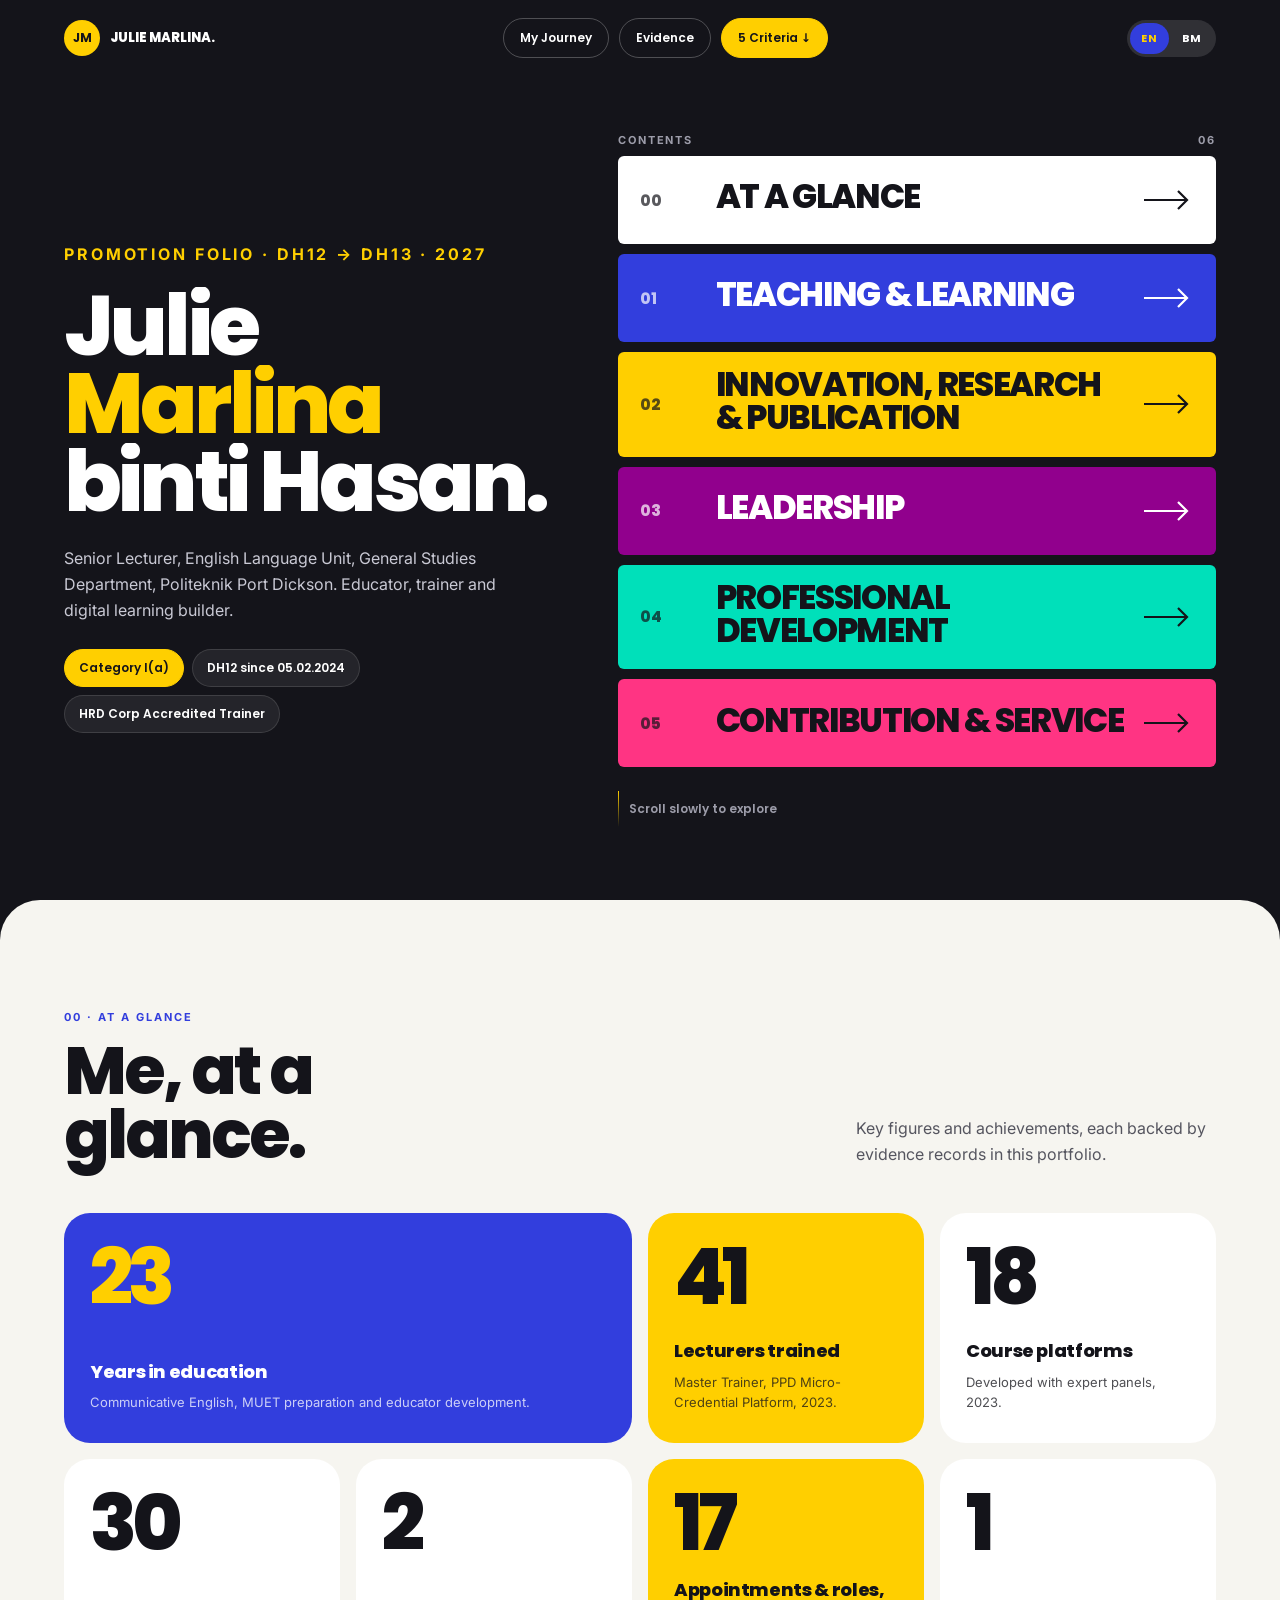
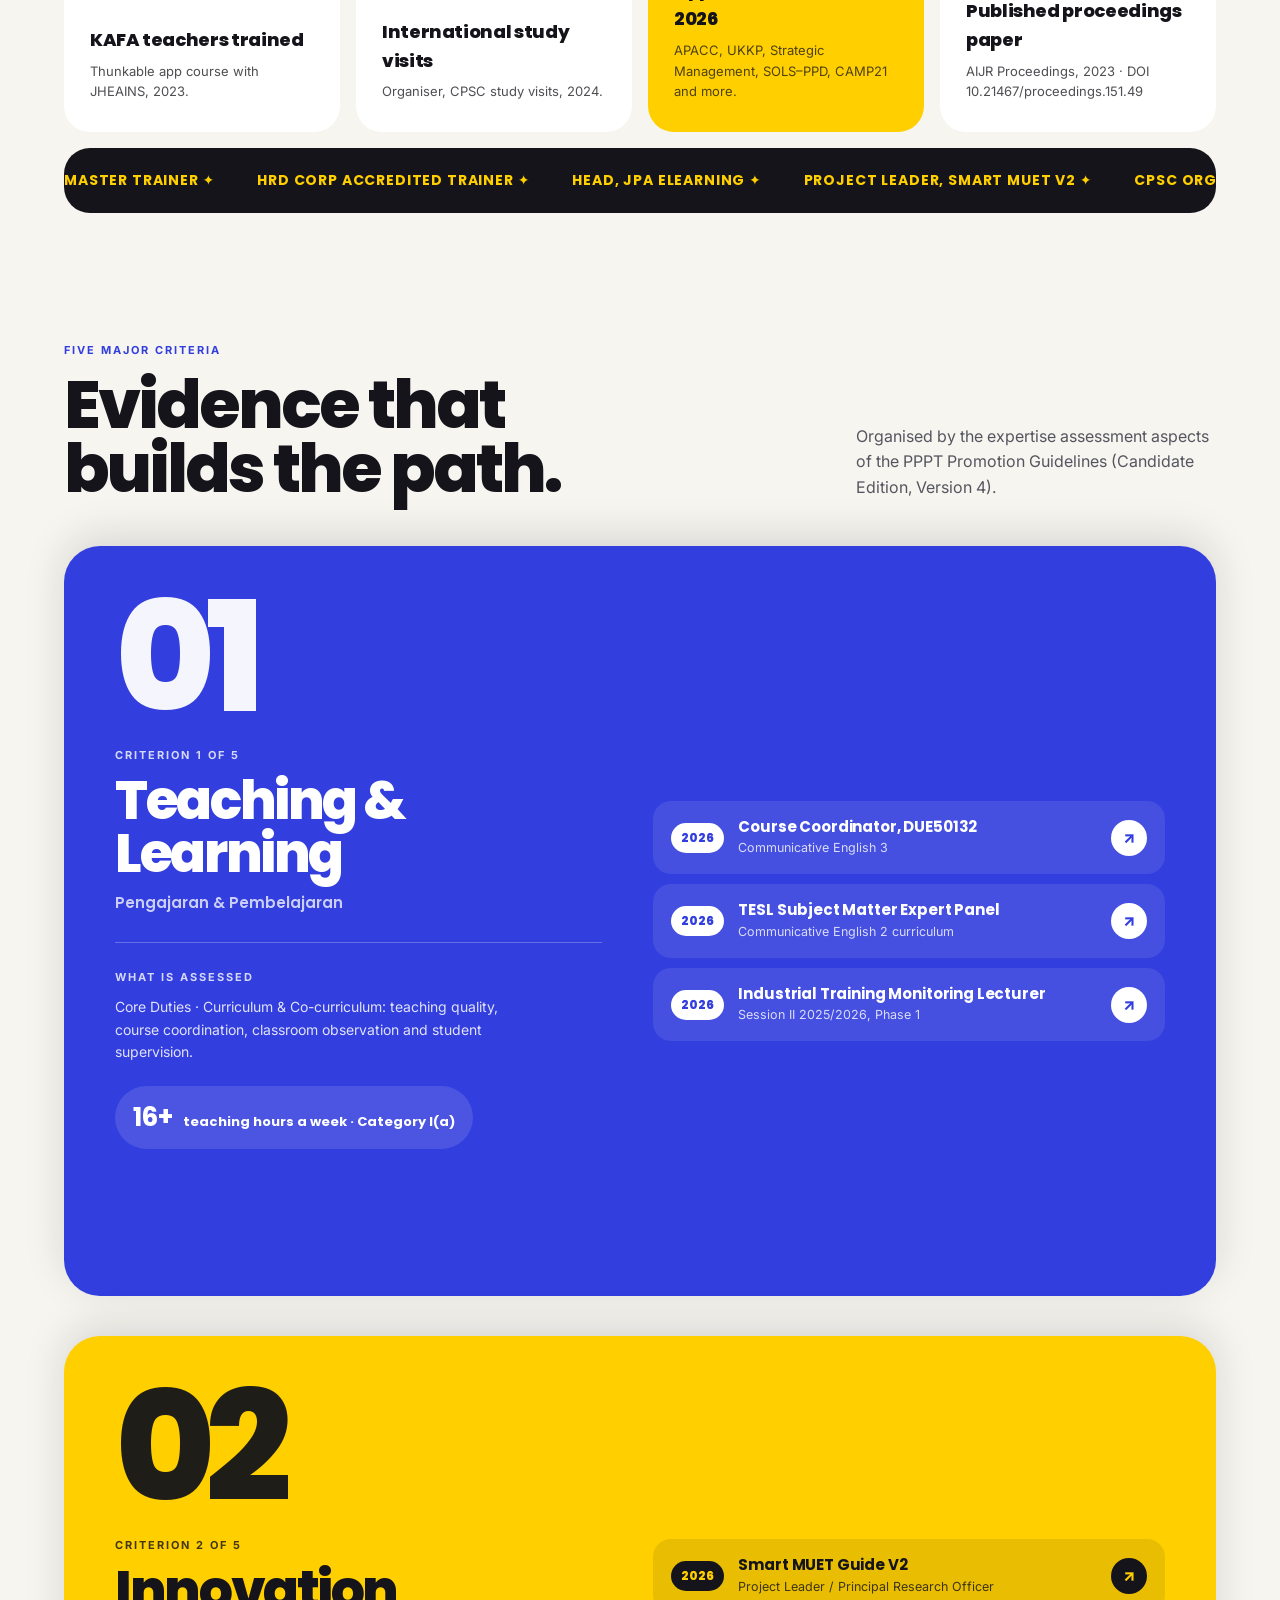
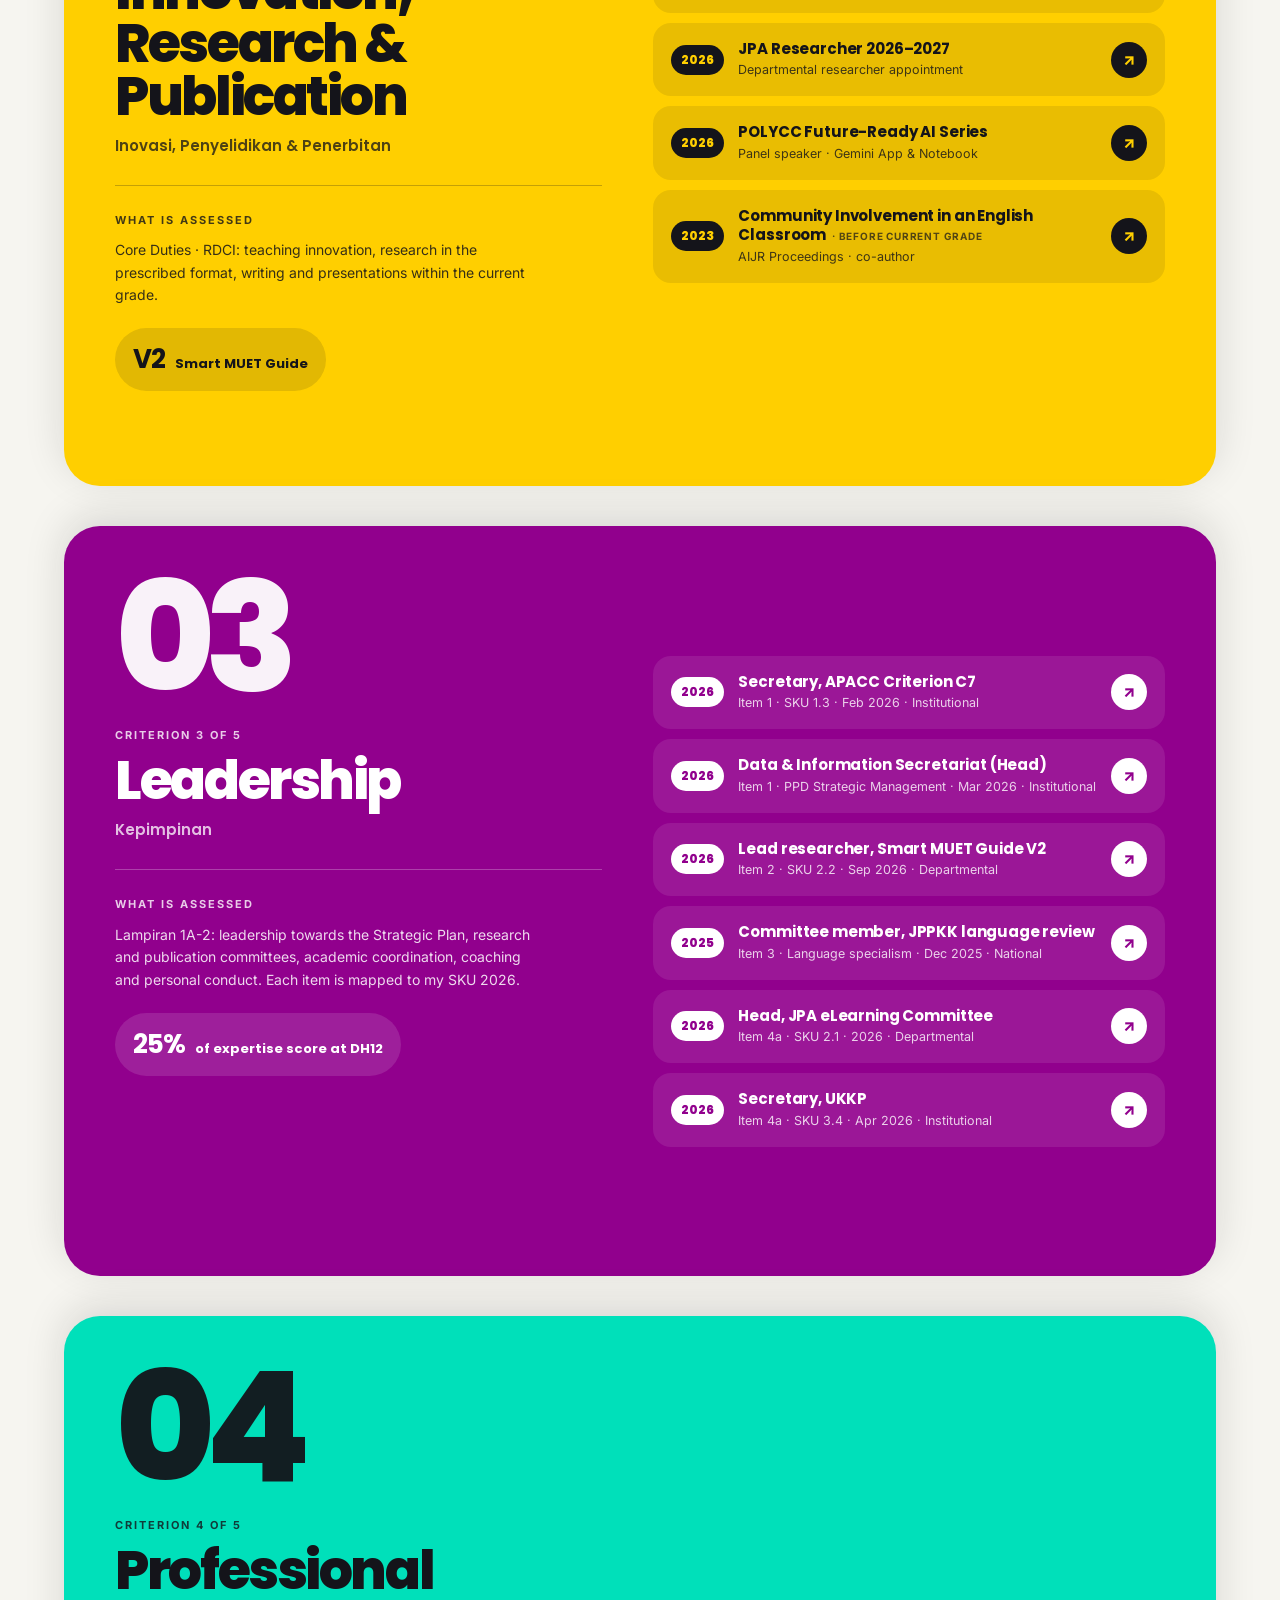
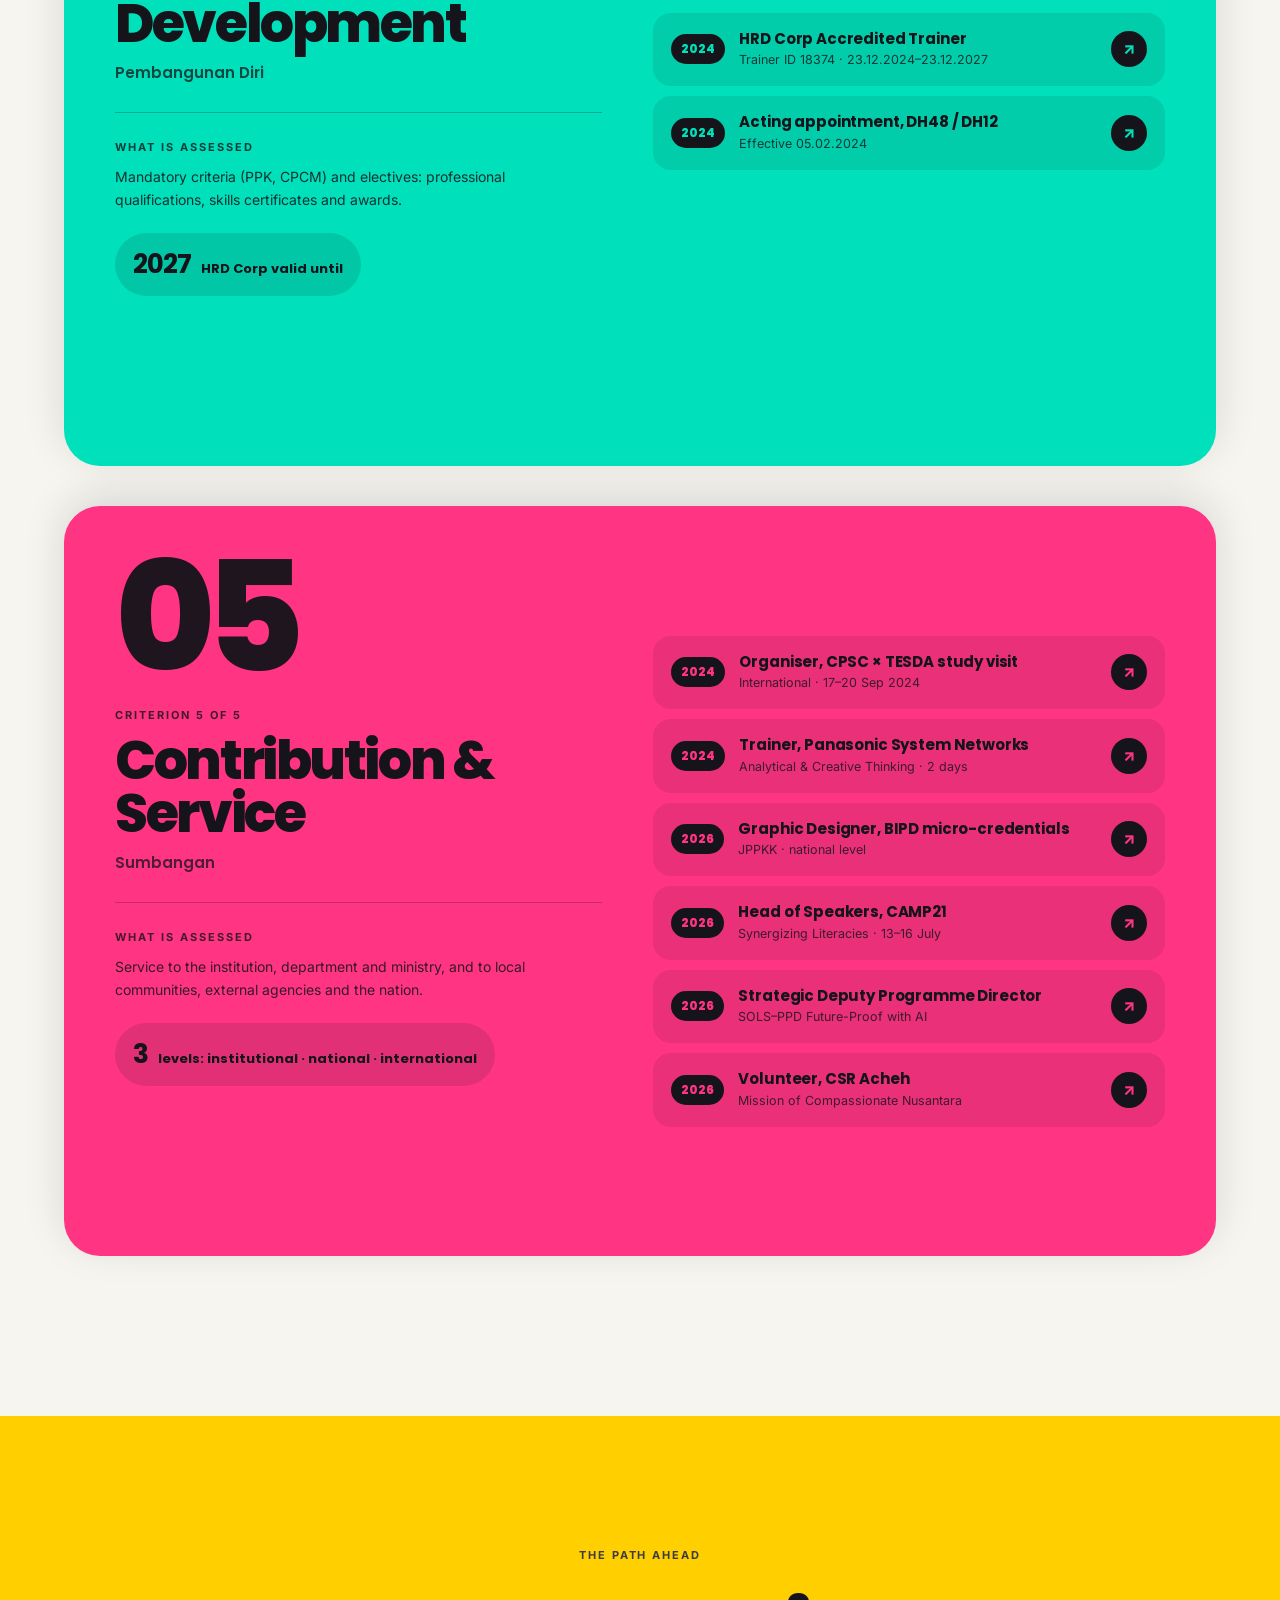
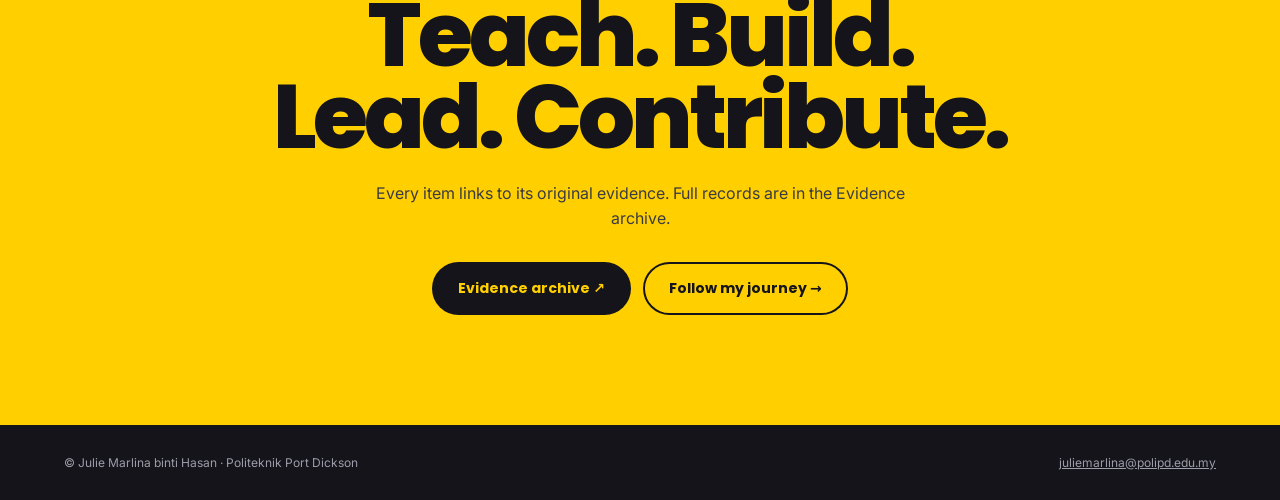
<file: folio-dh13.html>
<!doctype html>
<html lang="en">
<head>
<meta charset="utf-8">
<meta name="viewport" content="width=device-width,initial-scale=1">
<title>Folio DH13 · Julie Marlina</title>
<meta name="description" content="DH13 promotion folio of Julie Marlina binti Hasan: five major criteria with supporting evidence.">
<link rel="preconnect" href="https://fonts.googleapis.com"><link rel="preconnect" href="https://fonts.gstatic.com" crossorigin>
<link rel="stylesheet" href="https://fonts.googleapis.com/css2?family=Inter:wght@400;500;600;700&family=Poppins:wght@500;600;700;800&display=swap">
<style>
:root{--y:#FFCF00;--v:#323EDD;--p:#91008D;--pink:#FF3483;--teal:#00E0BA;--lime:#DBFF3D;--ink:#14141A;--paper:#F6F5F0;--line:#ffffff1f;
--ease:cubic-bezier(.22,1,.36,1);--slow:1.4s;--display:'Poppins',system-ui,sans-serif;--body:'Inter',system-ui,sans-serif}
*{box-sizing:border-box}html{scroll-behavior:smooth}
body{margin:0;background:var(--ink);color:#fff;font-family:var(--body);line-height:1.6;overflow-x:clip}
a{color:inherit}
h1,h2,h3{font-family:var(--display);font-weight:800;letter-spacing:-.045em;margin:0}
.kicker{font:700 11px/1.4 var(--body);letter-spacing:.18em;text-transform:uppercase}

/* ---------- top bar ---------- */
.top{position:fixed;inset:0 0 auto;z-index:50;display:flex;justify-content:space-between;align-items:center;padding:18px max(5vw,20px);mix-blend-mode:normal;transition:background .6s var(--ease)}
.top.solid{background:#14141Aee;backdrop-filter:blur(12px)}
.brand{display:flex;align-items:center;gap:10px;text-decoration:none;font:800 13px var(--display)}
.brand b{width:36px;height:36px;border-radius:50%;background:var(--y);color:var(--ink);display:grid;place-items:center;font-size:12px}
.top nav{display:flex;gap:10px}
.top nav a{font:600 12px var(--display);text-decoration:none;padding:10px 16px;border-radius:999px;border:1px solid #ffffff40}
.top nav a.fill{background:var(--y);color:var(--ink);border-color:var(--y)}

/* ---------- landing ---------- */
.landing{min-height:100vh;padding:120px max(5vw,20px) 60px;display:grid;grid-template-columns:.9fr 1.1fr;gap:5vw;align-items:center}
.hello .kicker{color:var(--y)}
.hello h1{font-size:clamp(52px,6.6vw,104px);line-height:.92;margin:22px 0 26px}
.hello h1 span{display:block;overflow:hidden}
.hello h1 span i{display:block;font-style:normal;transform:translateY(105%);animation:rise 1.6s var(--ease) forwards}
.hello h1 span:nth-child(2) i{animation-delay:.18s;color:var(--y)}
.hello h1 span:nth-child(3) i{animation-delay:.36s}
.hello p{color:#c9c9d4;max-width:440px;font-size:16px;opacity:0;animation:fade 1.6s var(--ease) .7s forwards}
.badges{display:flex;flex-wrap:wrap;gap:8px;margin-top:26px;opacity:0;animation:fade 1.6s var(--ease) .9s forwards}
.badges span{font:600 12px var(--display);padding:9px 14px;border-radius:999px;background:#ffffff12;border:1px solid var(--line)}
.badges span:first-child{background:var(--y);color:var(--ink);border-color:var(--y)}

/* animated table of contents — stacked colour bars */
.toc{display:flex;flex-direction:column;gap:10px}
.toc-head{display:flex;justify-content:space-between;align-items:center;margin-bottom:8px;color:#9d9daa;opacity:0;animation:fade 1.2s var(--ease) .3s forwards}
.bar{--c:var(--v);--t:#fff;position:relative;display:grid;grid-template-columns:62px 1fr auto;align-items:center;gap:14px;
  min-height:88px;padding:16px 26px 16px 22px;background:var(--c);color:var(--t);text-decoration:none;border-radius:6px;overflow:hidden;
  transform:translateX(110%);opacity:0;animation:slideIn 1.5s var(--ease) forwards;transition:min-height .9s var(--ease),border-radius .9s var(--ease)}
.bar:nth-child(2){animation-delay:.25s}.bar:nth-child(3){animation-delay:.45s}.bar:nth-child(4){animation-delay:.65s}.bar:nth-child(5){animation-delay:.85s}.bar:nth-child(6){animation-delay:1.05s}
.bar .n{font:800 15px var(--display);opacity:.7}
.bar strong{display:block;font:800 clamp(22px,2.6vw,38px)/1 var(--display);letter-spacing:-.04em;text-transform:uppercase}
.bar small{display:block;font:600 12px var(--body);margin-top:6px;opacity:.8;max-height:0;overflow:hidden;transition:max-height .9s var(--ease),opacity .9s}
.bar svg{width:46px;height:20px;stroke:currentColor;stroke-width:2.2;fill:none;transition:transform .9s var(--ease)}
.bar::after{content:'';position:absolute;inset:0;background:#fff;opacity:0;transition:opacity .6s}
.bar:hover,.bar:focus-visible{min-height:118px;border-radius:22px}
.bar:hover small,.bar:focus-visible small{max-height:40px}
.bar:hover svg,.bar:focus-visible svg{transform:translateX(8px)}
.bar:hover::after{opacity:.06}
.bar:focus-visible{outline:3px solid var(--lime);outline-offset:4px}
.scroll-cue{margin-top:24px;font:600 12px var(--display);color:#9d9daa;display:flex;align-items:center;gap:10px;opacity:0;animation:fade 1.2s var(--ease) 1.6s forwards}
.scroll-cue i{width:1px;height:36px;background:linear-gradient(var(--y),transparent);animation:drip 2.6s var(--ease) infinite}

/* ---------- facts ---------- */
.facts{background:var(--paper);color:var(--ink);padding:110px max(5vw,20px);border-radius:40px 40px 0 0}
.section-head{display:flex;justify-content:space-between;align-items:end;gap:30px;margin-bottom:46px}
.section-head .kicker{color:var(--v)}
.section-head h2{font-size:clamp(40px,5.2vw,78px);line-height:.96;margin-top:14px}
.section-head p{max-width:360px;color:#55555f;margin:0}
.fact-grid{display:grid;grid-template-columns:repeat(4,1fr);gap:16px}
.fact{background:#fff;border-radius:26px;padding:30px 26px;min-height:230px;display:flex;flex-direction:column;justify-content:space-between}
.fact.big{grid-column:span 2;background:var(--v);color:#fff}
.fact.yel{background:var(--y)}
.fact .num{font:800 clamp(54px,6vw,92px)/.9 var(--display);letter-spacing:-.06em}
.fact.big .num{color:var(--y)}
.fact h3{font-size:18px;letter-spacing:-.02em;margin-top:18px}
.fact p{font-size:13px;margin:6px 0 0;opacity:.75}
.ribbon{margin-top:16px;overflow:hidden;background:var(--ink);color:var(--y);border-radius:26px;padding:22px 0}
.ribbon div{display:flex;gap:42px;width:max-content;animation:marquee 60s linear infinite;font:700 14px var(--display);letter-spacing:.06em;text-transform:uppercase}
.ribbon:hover div{animation-play-state:paused}

/* ---------- criteria — stacked sticky cards ---------- */
.criteria{background:var(--paper);color:var(--ink);padding:0 max(5vw,20px) 120px}
.stack{position:relative}
.card{--c:var(--v);--t:#fff;position:sticky;top:calc(96px + var(--i) * 18px);min-height:calc(100vh - 150px);margin-bottom:40px;
  background:var(--c);color:var(--t);border-radius:36px;padding:clamp(28px,4vw,56px);display:grid;grid-template-columns:1fr 1.05fr;gap:4vw;
  transform-origin:50% 0;box-shadow:0 -10px 40px #14141a22;will-change:transform}
.card .idx{font:800 clamp(90px,12vw,190px)/.8 var(--display);letter-spacing:-.07em;opacity:.95}
.card .kicker{opacity:.8;margin-top:28px}
.card h2{font-size:clamp(34px,4.2vw,64px);line-height:.98;margin:12px 0 10px}
.card .en{font:600 15px var(--display);opacity:.75;margin:0}
.card .look{margin-top:28px;padding-top:20px;border-top:1px solid currentColor;border-color:color-mix(in srgb,currentColor 25%,transparent)}
.card .look p{font-size:14px;margin:8px 0 0;opacity:.85;max-width:430px}
.card .stat{display:inline-flex;align-items:baseline;gap:10px;margin-top:22px;background:color-mix(in srgb,var(--t) 12%,transparent);padding:12px 18px;border-radius:999px;font:700 13px var(--display)}
.card .stat b{font-size:26px;letter-spacing:-.04em}
.items{list-style:none;margin:0;padding:0;display:flex;flex-direction:column;gap:10px;align-self:center}
.items li{background:color-mix(in srgb,var(--t) 9%,transparent);border-radius:18px;padding:16px 18px;display:grid;grid-template-columns:auto 1fr auto;gap:14px;align-items:center;
  opacity:0;transform:translateY(24px);transition:opacity 1.2s var(--ease),transform 1.2s var(--ease)}
.card.in .items li{opacity:1;transform:none}
.card.in .items li:nth-child(2){transition-delay:.12s}.card.in .items li:nth-child(3){transition-delay:.24s}.card.in .items li:nth-child(4){transition-delay:.36s}.card.in .items li:nth-child(5){transition-delay:.48s}.card.in .items li:nth-child(6){transition-delay:.6s}
.items .yr{font:800 12px var(--display);padding:6px 10px;border-radius:999px;background:var(--t);color:var(--c);white-space:nowrap}
.items strong{display:block;font:700 15px/1.3 var(--display);letter-spacing:-.01em}
.items span.r{display:block;font-size:12.5px;opacity:.8;margin-top:2px}
.items a{width:36px;height:36px;border-radius:50%;display:grid;place-items:center;background:var(--t);color:var(--c);text-decoration:none;font-weight:800;transition:transform .6s var(--ease)}
.items a:hover{transform:rotate(-45deg)}
.items li.pending{background:transparent;border:1.5px dashed color-mix(in srgb,var(--t) 45%,transparent)}
.items li.pending .yr{background:transparent;color:var(--t);border:1px solid currentColor}
.items .pre{font:700 10px var(--body);letter-spacing:.08em;text-transform:uppercase;opacity:.7;margin-left:6px}

/* side dots */
.dots{position:fixed;right:18px;top:50%;transform:translateY(-50%);z-index:40;display:flex;flex-direction:column;gap:10px;opacity:0;transition:opacity .8s}
.dots.show{opacity:1}
.dots a{width:12px;height:12px;border-radius:50%;background:#14141a33;transition:transform .6s var(--ease),background .6s}
.dots a.on{background:var(--v);transform:scale(1.5)}

/* ---------- close ---------- */
.close{background:var(--y);color:var(--ink);padding:110px max(5vw,20px);text-align:center}
.close h2{font-size:clamp(44px,7vw,110px);line-height:.92}
.close p{max-width:560px;margin:22px auto 30px;color:#3b3b44}
.btns{display:flex;gap:12px;justify-content:center;flex-wrap:wrap}
.btns a{font:700 14px var(--display);text-decoration:none;padding:16px 26px;border-radius:999px;background:var(--ink);color:var(--y)}
.btns a.alt{background:transparent;color:var(--ink);box-shadow:inset 0 0 0 2px var(--ink)}
footer{padding:28px max(5vw,20px);font-size:12px;color:#9d9daa;display:flex;justify-content:space-between;gap:20px;flex-wrap:wrap}

/* reveal on scroll */
.reveal{opacity:0;transform:translateY(40px);transition:opacity 1.4s var(--ease),transform 1.4s var(--ease)}
.reveal.in{opacity:1;transform:none}

@keyframes rise{to{transform:none}}
@keyframes fade{to{opacity:1}}
@keyframes slideIn{to{transform:none;opacity:1}}
@keyframes marquee{to{transform:translateX(-50%)}}
@keyframes drip{0%{transform:scaleY(0);transform-origin:top}50%{transform:scaleY(1);transform-origin:top}51%{transform-origin:bottom}100%{transform:scaleY(0);transform-origin:bottom}}

@media(max-width:1000px){
  .landing{grid-template-columns:1fr;padding-top:110px}
  .fact-grid{grid-template-columns:repeat(2,1fr)}
  .card{grid-template-columns:1fr;min-height:0;top:calc(80px + var(--i) * 12px)}
  .section-head{display:block}.section-head p{margin-top:16px}
}
@media(max-width:600px){
  .top nav a:not(.fill){display:none}
  .bar{grid-template-columns:40px 1fr auto;min-height:74px;padding:14px 18px}
  .bar svg{width:32px}
  .fact-grid{grid-template-columns:1fr}.fact.big{grid-column:auto}
  .fact{min-height:180px}
  .card{border-radius:26px;position:relative;top:auto}
  .items li{grid-template-columns:1fr auto}.items .yr{grid-column:1/-1;justify-self:start}
  .dots{display:none}
  .facts{border-radius:26px 26px 0 0}
}
@media(prefers-reduced-motion:reduce){
  *,*::before,*::after{animation-duration:.01s!important;animation-delay:0s!important;transition-duration:.01s!important;scroll-behavior:auto!important}
  .card{transform:none!important}
}
</style>
</head>
<body>
<header class="top" id="top">
  <a class="brand" href="index.html#/home"><b>JM</b> JULIE MARLINA.</a>
  <nav><a href="index.html#/journey">My Journey</a><a href="index.html#/evidence">Evidence</a><a class="fill" href="#kriteria">5 Criteria ↓</a></nav>
</header>

<main>
<section class="landing">
  <div class="hello">
    <p class="kicker">Promotion Folio · DH12 → DH13 · 2027</p>
    <h1><span><i>Julie</i></span><span><i>Marlina</i></span><span><i>binti Hasan.</i></span></h1>
    <p>Senior Lecturer, English Language Unit, General Studies Department, Politeknik Port Dickson. Educator, trainer and digital learning builder.</p>
    <div class="badges"><span>Category I(a)</span><span>DH12 since 05.02.2024</span><span>HRD Corp Accredited Trainer</span></div>
  </div>
  <div>
    <div class="toc-head"><span class="kicker">Contents</span><span class="kicker">06</span></div>
    <nav class="toc" id="toc" aria-label="Folio contents"></nav>
    <div class="scroll-cue"><i></i><span>Scroll slowly to explore</span></div>
  </div>
</section>

<section class="facts" id="fakta">
  <div class="section-head reveal">
    <div><p class="kicker">00 · At a glance</p><h2>Me, at a<br>glance.</h2></div>
    <p>Key figures and achievements, each backed by evidence records in this portfolio.</p>
  </div>
  <div class="fact-grid">
    <div class="fact big reveal"><div class="num" data-count="23" data-suffix="+">0</div><div><h3>Years in education</h3><p>Communicative English, MUET preparation and educator development.</p></div></div>
    <div class="fact yel reveal"><div class="num" data-count="42">0</div><div><h3>Lecturers trained</h3><p>Master Trainer, PPD Micro-Credential Platform, 2023.</p></div></div>
    <div class="fact reveal"><div class="num" data-count="18">0</div><div><h3>Course platforms</h3><p>Developed with expert panels, 2023.</p></div></div>
    <div class="fact reveal"><div class="num" data-count="30">0</div><div><h3>KAFA teachers trained</h3><p>Thunkable app course with JHEAINS, 2023.</p></div></div>
    <div class="fact reveal"><div class="num" data-count="2">0</div><div><h3>International study visits</h3><p>Organiser, CPSC study visits, 2024.</p></div></div>
    <div class="fact yel reveal"><div class="num" data-count="17" data-suffix="+">0</div><div><h3>Appointments & roles, 2026</h3><p>APACC, UKKP, Strategic Management, SOLS–PPD, CAMP21 and more.</p></div></div>
    <div class="fact reveal"><div class="num">1</div><div><h3>Published proceedings paper</h3><p>AIJR Proceedings, 2023 · DOI 10.21467/proceedings.151.49</p></div></div>
  </div>
  <div class="ribbon reveal" aria-hidden="true"><div id="ribbon"></div></div>
</section>

<section class="criteria" id="kriteria">
  <div class="section-head reveal" style="padding-top:20px">
    <div><p class="kicker">Five major criteria</p><h2>Evidence that<br>builds the path.</h2></div>
    <p>Organised by the expertise assessment aspects of the PPPT Promotion Guidelines (Candidate Edition, Version 4).</p>
  </div>
  <div class="stack" id="stack"></div>
</section>

<section class="close">
  <p class="kicker">The path ahead</p>
  <h2 class="reveal">Teach. Build.<br>Lead. Contribute.</h2>
  <p>Every item links to its original evidence. Full records are in the Evidence archive.</p>
  <div class="btns"><a href="index.html#/evidence">Evidence archive ↗</a><a class="alt" href="index.html#/journey">Follow my journey →</a></div>
</section>
</main>
<footer><span>© Julie Marlina binti Hasan · Politeknik Port Dickson</span><a href="mailto:juliemarlina@polipd.edu.my">juliemarlina@polipd.edu.my</a></footer>
<nav class="dots" id="dots" aria-label="Criteria"></nav>

<script>
/* ======================================================================
   EDIT HERE — the five criteria and their evidence.
   pending:true  → dashed "to complete" item (delete or fill before submission)
   pre:true      → before current grade (05.02.2024); shown as progression only
   ====================================================================== */
const D='https://drive.google.com/file/d/';
const CRITERIA=[
 {id:'pdp',en:'Teaching & Learning',bm:'Pengajaran & Pembelajaran',c:'#323EDD',t:'#fff',
  look:'Core Duties · Curriculum & Co-curriculum: teaching quality, course coordination, classroom observation and student supervision.',
  stat:['16+','teaching hours a week · Category I(a)'],
  items:[
   {y:'2026',h:'Course Coordinator, DUE50132',r:'Communicative English 3',u:D+'105uK2_x5BK5JdmhiqSxf1XODnB4pcR1M/view'},
   {y:'2026',h:'TESL Subject Matter Expert Panel',r:'Communicative English 2 curriculum',u:D+'105uK2_x5BK5JdmhiqSxf1XODnB4pcR1M/view'},
   {y:'2026',h:'Industrial Training Monitoring Lecturer',r:'Session II 2025/2026, Phase 1',u:D+'1zEqkZT3IMVTa2pj9SmvbcMy_pNDu0U5k/view'},
   {y:'—',h:'Observation & course CQI records',r:'Add observation and CQI reports',pending:true}]},
 {id:'rdci',en:'Innovation, Research & Publication',bm:'Inovasi, Penyelidikan & Penerbitan',c:'#FFCF00',t:'#14141A',
  look:'Core Duties · RDCI: teaching innovation, research in the prescribed format, writing and presentations within the current grade.',
  stat:['V2','Smart MUET Guide'],
  items:[
   {y:'2026',h:'Smart MUET Guide V2',r:'Project Leader / Principal Research Officer',u:D+'1JB6MvSUzXvDz8NVeJ-7DdNMgIlfv7eOQ/view'},
   {y:'2026',h:'JPA Researcher 2026–2027',r:'Departmental researcher appointment',u:D+'1ZouVCIgIlIOprSZRegXIRL3YiT1tCRlL/view'},
   {y:'2026',h:'POLYCC Future-Ready AI Series',r:'Panel speaker · Gemini App & Notebook',u:D+'1ZSke0_1gE7JwYOFyWhs8CjcHokixEtVy/view'},
   {y:'2023',h:'Community Involvement in an English Classroom',r:'AIJR Proceedings · co-author',u:D+'168LMbuHp8_GsQfjmURPfJ4Uux4vMcRxS/view',pre:true}]},
 {id:'lead',en:'Leadership',bm:'Kepimpinan',c:'#91008D',t:'#fff',
  look:'Lampiran 1A-2: leadership towards the Strategic Plan, research and publication committees, academic coordination, coaching and personal conduct. Each item is mapped to my SKU 2026.',
  stat:['25%','of expertise score at DH12'],
  items:[
   {y:'2026',h:'Secretary, APACC Criterion C7',r:'Item 1 · SKU 1.3 · Feb 2026 · Institutional',u:D+'1Zc9Fugv9gbSCQvU1MaK539PukIhTS7ZP/view'},
   {y:'2026',h:'Data & Information Secretariat (Head)',r:'Item 1 · PPD Strategic Management · Mar 2026 · Institutional',u:D+'1JC80gKUuGHlh1LLRF-IAwIM2fySmp6H0/view'},
   {y:'2026',h:'Lead researcher, Smart MUET Guide V2',r:'Item 2 · SKU 2.2 · Sep 2026 · Departmental',u:D+'1JB6MvSUzXvDz8NVeJ-7DdNMgIlfv7eOQ/view'},
   {y:'2025',h:'Committee member, JPPKK language review',r:'Item 3 · Language specialism · Dec 2025 · National',u:D+'1uzZJ2ow2bWIF7RzwWPjiIXRN2f7-0fuB/view'},
   {y:'2026',h:'Head, JPA eLearning Committee',r:'Item 4a · SKU 2.1 · 2026 · Departmental',u:D+'1RsVmzyfcowXvW87AmbAGMbh_jnMDcodL/view'},
   {y:'2026',h:'Secretary, UKKP',r:'Item 4a · SKU 3.4 · Apr 2026 · Institutional',u:D+'13CX9xlMDB4bU3omAhJ0_438gCIYGaTka/view'},
   {y:'—',h:'Coaching: 5 coachees, 15 sessions (eSiS)',r:'Item 6 · SKU 4.2 · compulsory for DH12',pending:true}]},
 {id:'diri',en:'Professional Development',bm:'Pembangunan Diri',c:'#00E0BA',t:'#14141A',
  look:'Mandatory criteria (PPK, CPCM) and electives: professional qualifications, skills certificates and awards.',
  stat:['2027','HRD Corp valid until'],
  items:[
   {y:'2024',h:'HRD Corp Accredited Trainer',r:'Trainer ID 18374 · 23.12.2024–23.12.2027',u:D+'12krkXkySUIw6JIQs150xNxLGpF-DNXXq/view'},
   {y:'2024',h:'Acting appointment, DH48 / DH12',r:'Effective 05.02.2024',u:D+'1oHmhd-BWbfhTsbBtIVq7WixTifh5uBIZ/view'},
   {y:'—',h:'Skills Enhancement Programme (PPK)',r:'Add PPK records for the current grade',pending:true},
   {y:'—',h:'Career Path Competency Matrix (CPCM)',r:'Add CPCM records for the current grade',pending:true}]},
 {id:'sumb',en:'Contribution & Service',bm:'Sumbangan',c:'#FF3483',t:'#14141A',
  look:'Service to the institution, department and ministry, and to local communities, external agencies and the nation.',
  stat:['3','levels: institutional · national · international'],
  items:[
   {y:'2024',h:'Organiser, CPSC × TESDA study visit',r:'International · 17–20 Sep 2024',u:D+'1dB1TgUAiFEi300llWH1OSAVsPcxfY_fJ/view'},
   {y:'2024',h:'Trainer, Panasonic System Networks',r:'Analytical & Creative Thinking · 2 days',u:D+'1Rj71vICUodzdLtbH0HNIu0eSArVGZkCt/view'},
   {y:'2026',h:'Graphic Designer, BIPD micro-credentials',r:'JPPKK · national level',u:D+'1qX5g8f_h38yabIdoqjoP1QMX0r2P7JQq/view'},
   {y:'2026',h:'Head of Speakers, CAMP21',r:'Synergizing Literacies · 13–16 July',u:D+'1Lp8rILk-OmuM8J-VuEBPLRWAPTu-Jr1f/view'},
   {y:'2026',h:'Strategic Deputy Programme Director',r:'SOLS–PPD Future-Proof with AI',u:D+'1h53iqN1c_GsvW-2X5uLBgkqdIc5IsYgM/view'},
   {y:'2026',h:'Volunteer, CSR Acheh',r:'Mission of Compassionate Nusantara',u:D+'1NRz2jK_Es9spskh-vNQXu-rdT9u2-4tW/view'}]}
];
const RIBBON=['Master Trainer','HRD Corp Accredited Trainer','Head, JPA eLearning','Project Leader, Smart MUET V2','CPSC Organiser','Head of Speakers, CAMP21','Secretary, UKKP','Course Coordinator, DUE50132'];

/* ---------- render ---------- */
let EDIT=false;try{const q=new URLSearchParams(location.search).get('edit');if(q==='1')sessionStorage.setItem('jm-edit','1');if(q==='0')sessionStorage.removeItem('jm-edit');EDIT=sessionStorage.getItem('jm-edit')==='1'}catch{}
if(!EDIT)CRITERIA.forEach(k=>k.items=k.items.filter(it=>!it.pending));
const esc=s=>String(s).replace(/[&<>"]/g,c=>({'&':'&amp;','<':'&lt;','>':'&gt;','"':'&quot;'}[c]));
const arrow='<svg viewBox="0 0 46 20" aria-hidden="true"><path d="M0 10h43M34 1l9 9-9 9"/></svg>';
document.getElementById('toc').innerHTML=
 `<a class="bar" href="#fakta" style="--c:#fff;--t:#14141A"><span class="n">00</span><span><strong>At a glance</strong><small data-bm="At a glance">Fakta Ringkas</small></span>${arrow}</a>`+
 CRITERIA.map((k,i)=>`<a class="bar" href="#${k.id}" style="--c:${k.c};--t:${k.t}"><span class="n">0${i+1}</span><span><strong>${esc(k.en)}</strong><small data-bm="${esc(k.en)}">${esc(k.bm)}</small></span>${arrow}</a>`).join('');
document.getElementById('stack').innerHTML=CRITERIA.map((k,i)=>`
 <article class="card" id="${k.id}" style="--c:${k.c};--t:${k.t};--i:${i}">
  <div>
   <div class="idx">0${i+1}</div>
   <p class="kicker">Criterion ${i+1} of 5</p>
   <h2>${esc(k.en)}</h2><p class="en" data-bm="${esc(k.en)}">${esc(k.bm)}</p>
   <div class="look"><span class="kicker">What is assessed</span><p>${esc(k.look)}</p></div>
   <div class="stat"><b>${esc(k.stat[0])}</b><span>${esc(k.stat[1])}</span></div>
  </div>
  <ul class="items">${k.items.map(it=>`<li class="${it.pending?'pending':''}"><span class="yr">${esc(it.y)}</span><div><strong>${esc(it.h)}${it.pre?'<span class="pre">· before current grade</span>':''}</strong><span class="r">${esc(it.r)}</span></div>${it.u?`<a href="${it.u}" target="_blank" rel="noopener" aria-label="Open evidence: ${esc(it.h)}">↗</a>`:'<span></span>'}</li>`).join('')}</ul>
 </article>`).join('');
document.getElementById('dots').innerHTML=CRITERIA.map(k=>`<a href="#${k.id}" aria-label="${esc(k.en)}"></a>`).join('');
const rib=RIBBON.map(r=>`<span>${esc(r)} ✦</span>`).join('');document.getElementById('ribbon').innerHTML=rib+rib;

/* ---------- motion ---------- */
const reduced=matchMedia('(prefers-reduced-motion: reduce)').matches;
const io=new IntersectionObserver(es=>es.forEach(e=>{if(e.isIntersecting){e.target.classList.add('in');
  const n=e.target.querySelector('[data-count]');if(n&&!n.dataset.done){n.dataset.done=1;countUp(n)}io.unobserve(e.target)}}),{threshold:.2});
document.querySelectorAll('.reveal,.card').forEach(el=>io.observe(el));
function countUp(el){const end=+el.dataset.count,suf=el.dataset.suffix||'';if(reduced){el.textContent=end+suf;return}
  const t0=performance.now(),dur=2200;(function f(t){const p=Math.min(1,(t-t0)/dur),e=1-Math.pow(1-p,4);el.textContent=Math.round(end*e)+(p===1?suf:'');if(p<1)requestAnimationFrame(f)})(t0)}

const cards=[...document.querySelectorAll('.card')],dots=[...document.querySelectorAll('.dots a')],topBar=document.getElementById('top'),dotNav=document.getElementById('dots');
function onScroll(){
  topBar.classList.toggle('solid',scrollY>40);
  const stackBox=document.getElementById('stack').getBoundingClientRect();
  dotNav.classList.toggle('show',stackBox.top<innerHeight*.5&&stackBox.bottom>innerHeight*.5);
  let active=0;
  cards.forEach((c,i)=>{const r=c.getBoundingClientRect();if(r.top<innerHeight*.55)active=i;
    if(reduced||innerWidth<=600){c.style.transform='';return}
    const next=cards[i+1];if(!next){c.style.transform='';return}
    const nr=next.getBoundingClientRect(),start=innerHeight,end=parseFloat(getComputedStyle(next).top);
    const p=Math.min(1,Math.max(0,(start-nr.top)/(start-end)));
    c.style.transform=`scale(${1-p*.06})`;c.style.filter=`brightness(${1-p*.18})`;});
  dots.forEach((d,i)=>d.classList.toggle('on',i===active));
}
addEventListener('scroll',()=>requestAnimationFrame(onScroll),{passive:true});onScroll();
</script>
<script src="i18n.js"></script>
</body>
</html>
</file>
